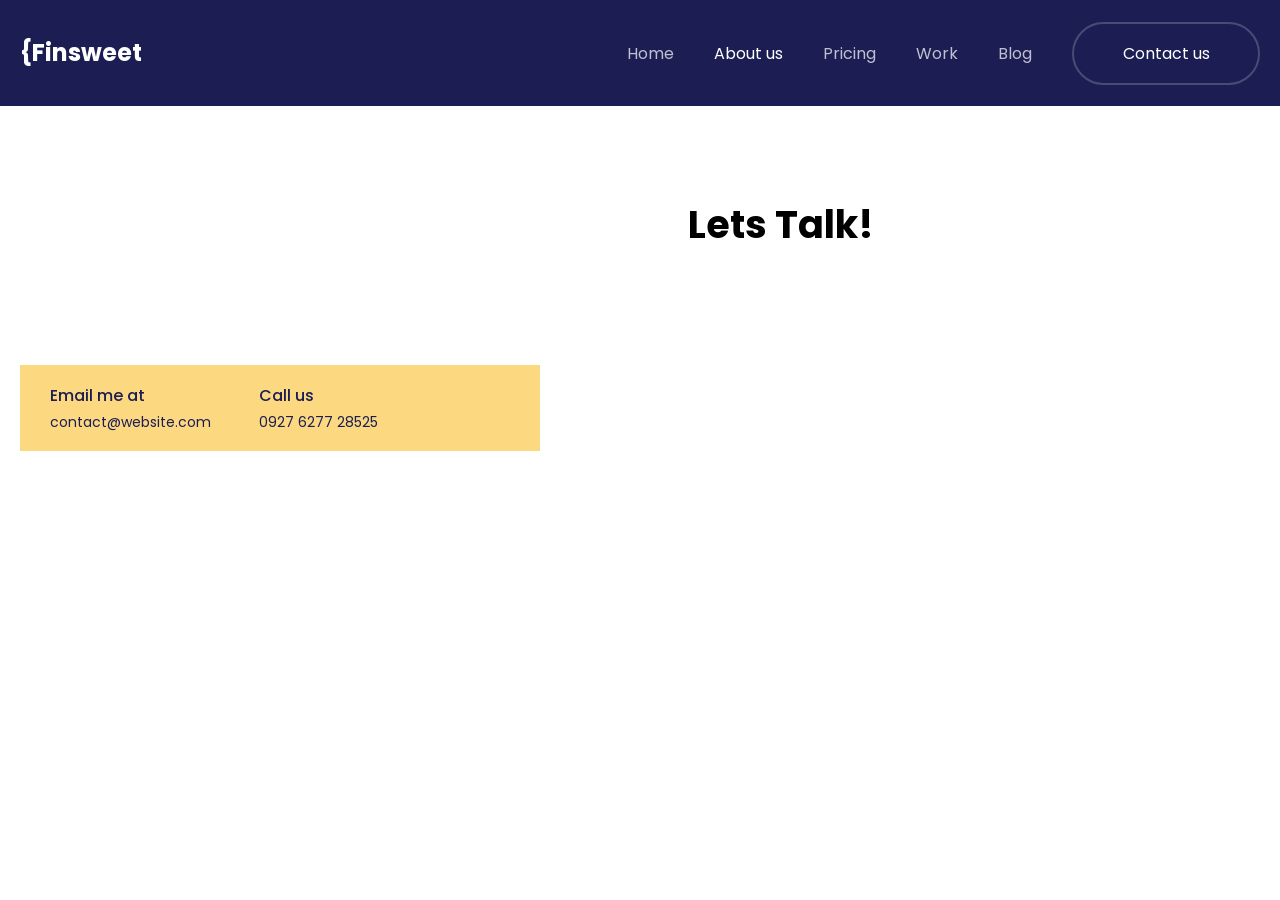
<file: pages/about.html>
<!DOCTYPE html>
<html lang="en">
<head>
    <meta charset="UTF-8">
    <meta name="viewport" content="width=device-width, initial-scale=1.0">
    <title>About</title>
    <link rel="preconnect" href="https://fonts.googleapis.com">
    <link rel="preconnect" href="https://fonts.gstatic.com" crossorigin>
    <link href="https://fonts.googleapis.com/css2?family=Poppins:wght@400;500;600;700&display=swap" rel="stylesheet">
    <link rel="stylesheet" href="../sass/style.css">
    <script src="../js/main.js" defer></script>
</head>
<body>
    <header class="site-header">
        <div class="container header-inner">
            <a class="site-logo" href="../index.html" aria-label="Finsweet home">{Finsweet</a>
            <button class="header-menu-toggle" type="button" aria-expanded="false" aria-controls="site-navigation"><span>Menu</span></button>
            <nav class="header-nav" id="site-navigation" aria-label="Main navigation">
                <a href="../index.html">Home</a>
                <a href="about.html" aria-current="page">About us</a>
                <a href="pricing.html">Pricing</a>
                <a href="work.html">Work</a>
                <a href="blog.html">Blog</a>
                <a class="header-contact-link" href="contact.html">Contact us</a>
            </nav>
        </div>
    </header>
    <main class="container"></main>
    <footer class="site-footer">
        <div class="container footer-main">
            <div class="footer-intro">
                <a class="site-logo" href="../index.html">{Finsweet</a>
                <p class="footer-copy">We are always open to discuss your project and improve your online presence.</p>
                <div class="footer-contact-card">
                    <div class="footer-contact-item"><strong>Email me at</strong><a href="mailto:contact@website.com">contact@website.com</a></div>
                    <div class="footer-contact-item"><strong>Call us</strong><a href="tel:092762778525">0927 6277 28525</a></div>
                </div>
            </div>
            <div class="footer-talk">
                <h2>Lets Talk!</h2>
                <p class="footer-copy">We are always open to discuss your project, improve your online presence and help with your UX/UI design challenges.</p>
                <div class="footer-socials" aria-label="Social media">
                    <a href="https://facebook.com">Facebook</a><a href="https://twitter.com">Twitter</a>
                    <a href="https://instagram.com">Instagram</a><a href="https://linkedin.com">LinkedIn</a>
                </div>
            </div>
        </div>
       
    </footer>
</body>
</html>
</file>
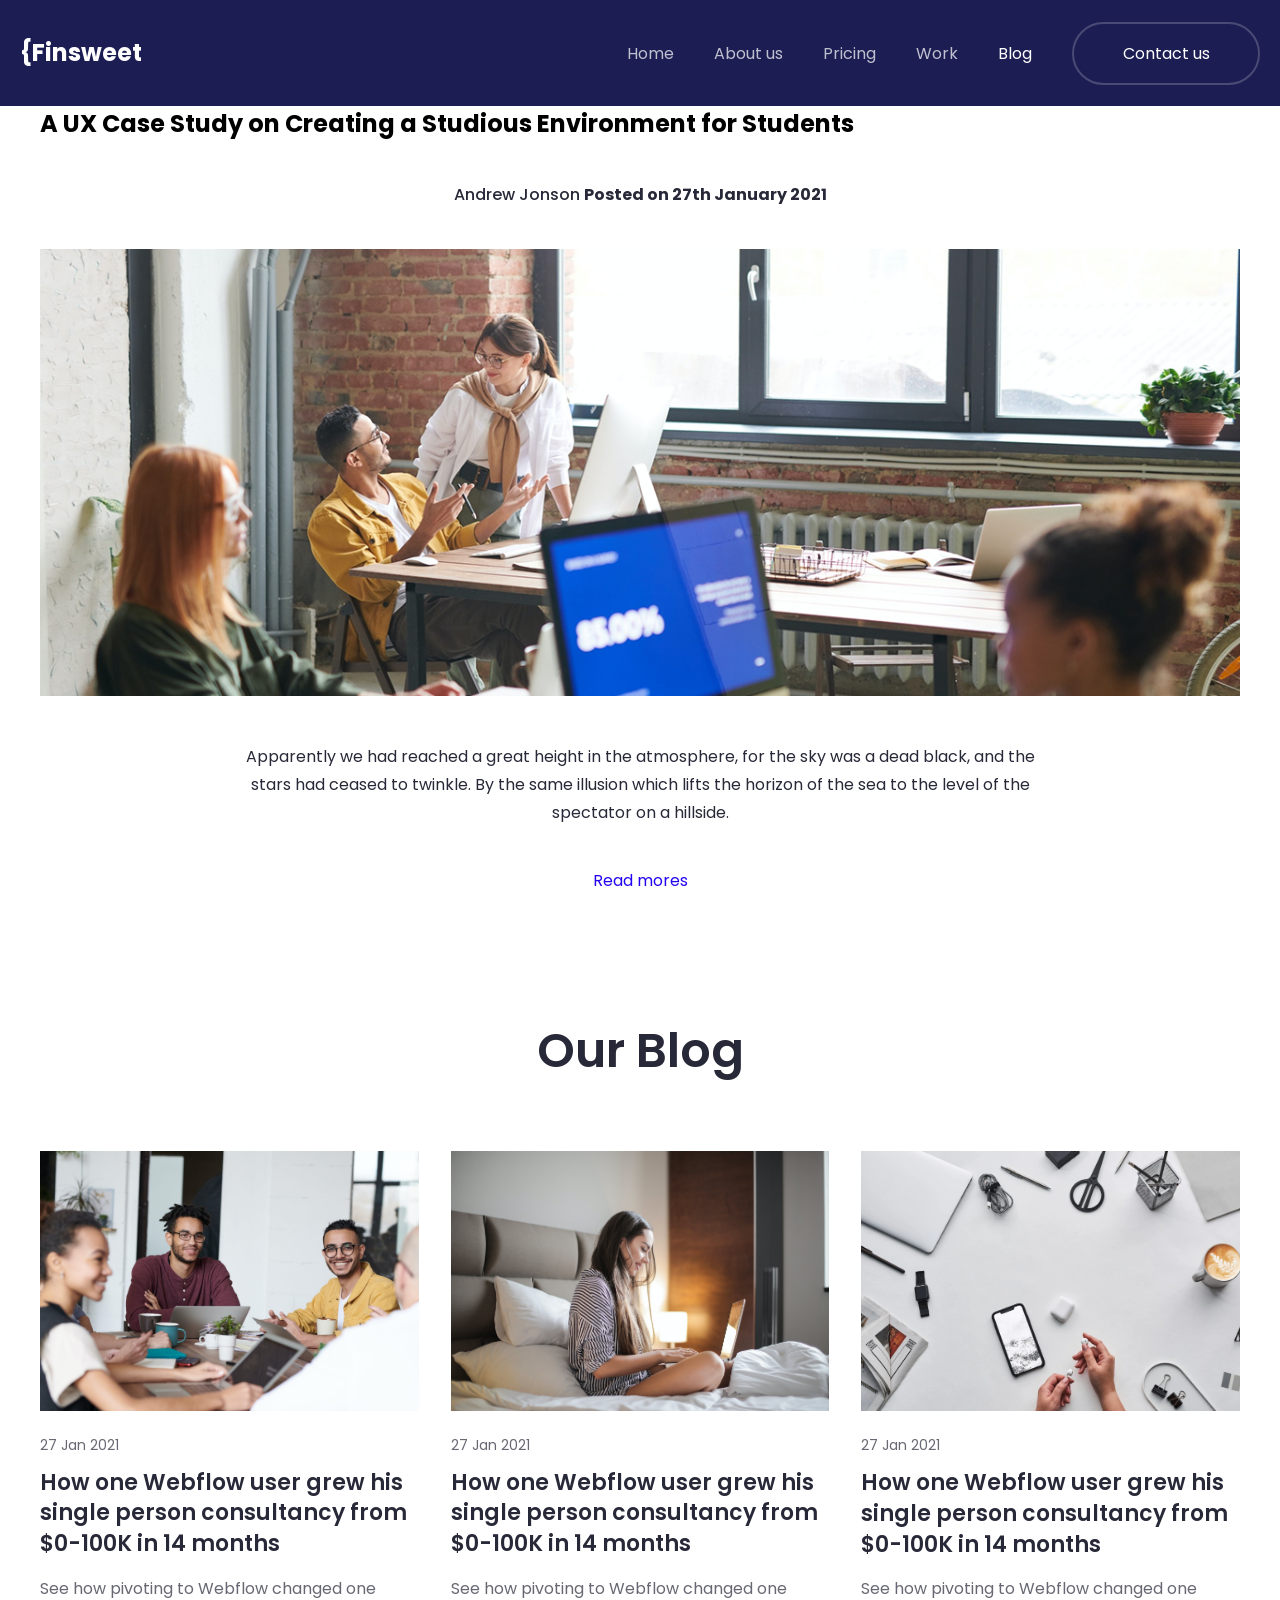
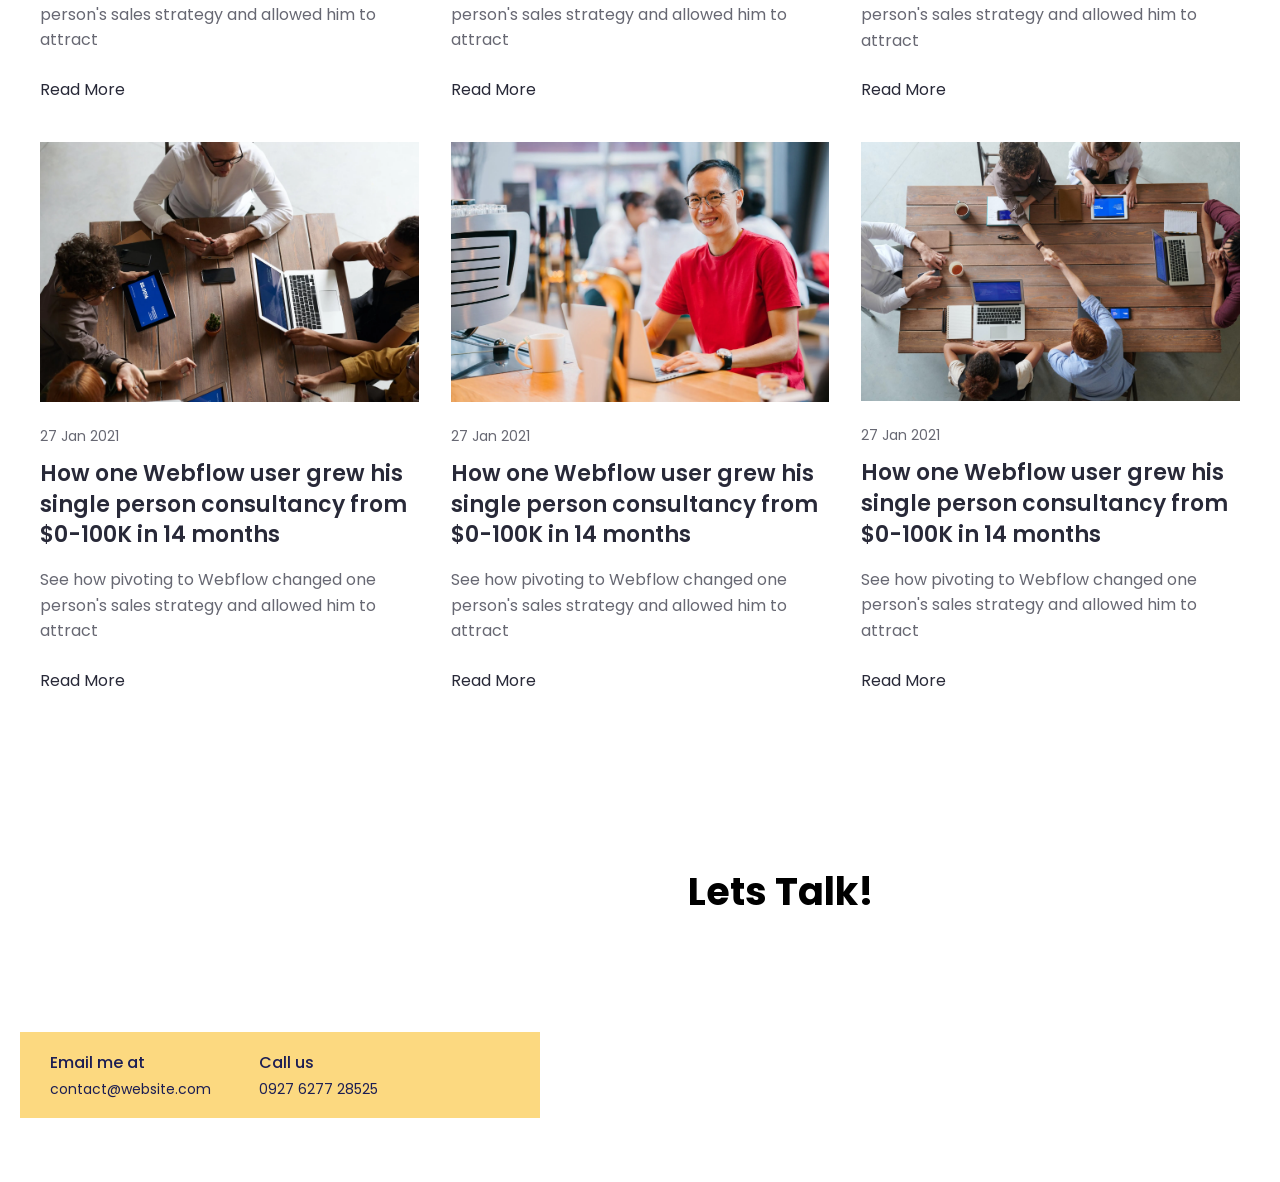
<file: pages/blog.html>
<!doctype html>
<html lang="en">
  <head>
    <meta charset="UTF-8" />
    <meta name="viewport" content="width=device-width, initial-scale=1.0" />
    <title>Blog</title>
    <link rel="preconnect" href="https://fonts.gstatic.com" crossorigin />
    <link
      href="https://fonts.googleapis.com/css2?family=Poppins:wght@400;500;600;700&display=swap"
      rel="stylesheet"
    />
    <link rel="stylesheet" href="../sass/style.css" />
    <script src="../js/main.js" defer></script>
  </head>
  <body>
    <header class="site-header">
      <div class="container header-inner">
        <a class="site-logo" href="../index.html" aria-label="Finsweet home"
          >{Finsweet</a
        >
        <button
          class="header-menu-toggle"
          type="button"
          aria-expanded="false"
          aria-controls="site-navigation"
        >
          <span>Menu</span>
        </button>
        <nav
          class="header-nav"
          id="site-navigation"
          aria-label="Main navigation"
        >
          <a href="../index.html">Home</a><a href="about.html">About us</a
          ><a href="pricing.html">Pricing</a> <a href="work.html">Work</a
          ><a href="blog.html" aria-current="page">Blog</a>
          <a class="header-contact-link" href="contact.html">Contact us</a>
        </nav>
      </div>
    </header>
    <main class="container">
      <section class="first container">
        <div class="first-sc">
          <h1>
            A UX Case Study on Creating a Studious Environment for Students
          </h1>
          <p>Andrew Jonson <b> Posted on 27th January 2021</b></p>
          <img src="../images/blog1.png" alt="" />
          <p class="first-p">
            Apparently we had reached a great height in the atmosphere, for the
            sky was a dead black, and the stars had ceased to twinkle. By the
            same illusion which lifts the horizon of the sea to the level of the
            spectator on a hillside.
          </p>
          <a href="">Read mores</a>
        </div>
      </section>
      <section class="blog">
        <div class="container">
          <h2 class="blog-title">Our Blog</h2>

          <div class="blog-grid">
            <!-- Card 1 -->
            <div class="blog-card">
              <div class="blog-card-image">
                <img src="../images/blog2.png" alt="Blog post image" />
              </div>
              <div class="blog-card-content">
                <span class="blog-card-date">27 Jan 2021</span>
                <h3 class="blog-card-heading">
                  How one Webflow user grew his single person consultancy from
                  $0-100K in 14 months
                </h3>
                <p class="blog-card-text">
                  See how pivoting to Webflow changed one person's sales
                  strategy and allowed him to attract
                </p>

                <a class="blog-link" href="">Read More</a>
              </div>
            </div>

            <!-- Card 2 -->
            <div class="blog-card">
              <div class="blog-card-image">
                <img src="../images/blog3.png" alt="Blog post image" />
              </div>
              <div class="blog-card-content">
                <span class="blog-card-date">27 Jan 2021</span>
                <h3 class="blog-card-heading">
                  How one Webflow user grew his single person consultancy from
                  $0-100K in 14 months
                </h3>
                <p class="blog-card-text">
                  See how pivoting to Webflow changed one person's sales
                  strategy and allowed him to attract
                </p>
                <a class="blog-link" href="">Read More</a>
              </div>
            </div>

            <!-- Card 3 -->
            <div class="blog-card">
              <div class="blog-card-image">
                <img src="../images/blog4.png" alt="Blog post image" />
              </div>
              <div class="blog-card-content">
                <span class="blog-card-date">27 Jan 2021</span>
                <h3 class="blog-card-heading">
                  How one Webflow user grew his single person consultancy from
                  $0-100K in 14 months
                </h3>
                <p class="blog-card-text">
                  See how pivoting to Webflow changed one person's sales
                  strategy and allowed him to attract
                </p>
                <a class="blog-link" href="">Read More</a>
              </div>
            </div>

            <!-- Card 4 -->
            <div class="blog-card">
              <div class="blog-card-image">
                <img src="../images/blog5.png" alt="Blog post image" />
              </div>
              <div class="blog-card-content">
                <span class="blog-card-date">27 Jan 2021</span>
                <h3 class="blog-card-heading">
                  How one Webflow user grew his single person consultancy from
                  $0-100K in 14 months
                </h3>
                <p class="blog-card-text">
                  See how pivoting to Webflow changed one person's sales
                  strategy and allowed him to attract
                </p>
                <a class="blog-link" href="">Read More</a>
              </div>
            </div>

            <!-- Card 5 -->
            <div class="blog-card">
              <div class="blog-card-image">
                <img src="../images/blog6.png" alt="Blog post image" />
              </div>
              <div class="blog-card-content">
                <span class="blog-card-date">27 Jan 2021</span>
                <h3 class="blog-card-heading">
                  How one Webflow user grew his single person consultancy from
                  $0-100K in 14 months
                </h3>
                <p class="blog-card-text">
                  See how pivoting to Webflow changed one person's sales
                  strategy and allowed him to attract
                </p>
                <a class="blog-link" href="">Read More</a>
              </div>
            </div>

            <!-- Card 6 -->
            <div class="blog-card">
              <div class="blog-card-image">
                <img src="../images/blog7.png" alt="Blog post image" />
              </div>
              <div class="blog-card-content">
                <span class="blog-card-date">27 Jan 2021</span>
                <h3 class="blog-card-heading">
                  How one Webflow user grew his single person consultancy from
                  $0-100K in 14 months
                </h3>
                <p class="blog-card-text">
                  See how pivoting to Webflow changed one person's sales
                  strategy and allowed him to attract
                </p>
                <a class="blog-link" href="">Read More</a>
              </div>
            </div>
          </div>
        </div>
      </section>
    </main>
    <footer class="site-footer">
      <div class="container footer-main">
        <div class="footer-intro">
          <a class="site-logo" href="../index.html">{Finsweet</a>
          <p class="footer-copy">
            We are always open to discuss your project and improve your online
            presence.
          </p>
          <div class="footer-contact-card">
            <div class="footer-contact-item">
              <strong>Email me at</strong
              ><a href="mailto:contact@website.com">contact@website.com</a>
            </div>
            <div class="footer-contact-item">
              <strong>Call us</strong
              ><a href="tel:092762778525">0927 6277 28525</a>
            </div>
          </div>
        </div>
        <div class="footer-talk">
          <h2>Lets Talk!</h2>
          <p class="footer-copy">
            We are always open to discuss your project, improve your online
            presence and help with your UX/UI design challenges.
          </p>
          <div class="footer-socials" aria-label="Social media">
            <a href="https://facebook.com">Facebook</a
            ><a href="https://twitter.com">Twitter</a>
            <a href="https://instagram.com">Instagram</a
            ><a href="https://linkedin.com">LinkedIn</a>
          </div>
        </div>
      </div>
    </footer>
  </body>
</html>
</file>
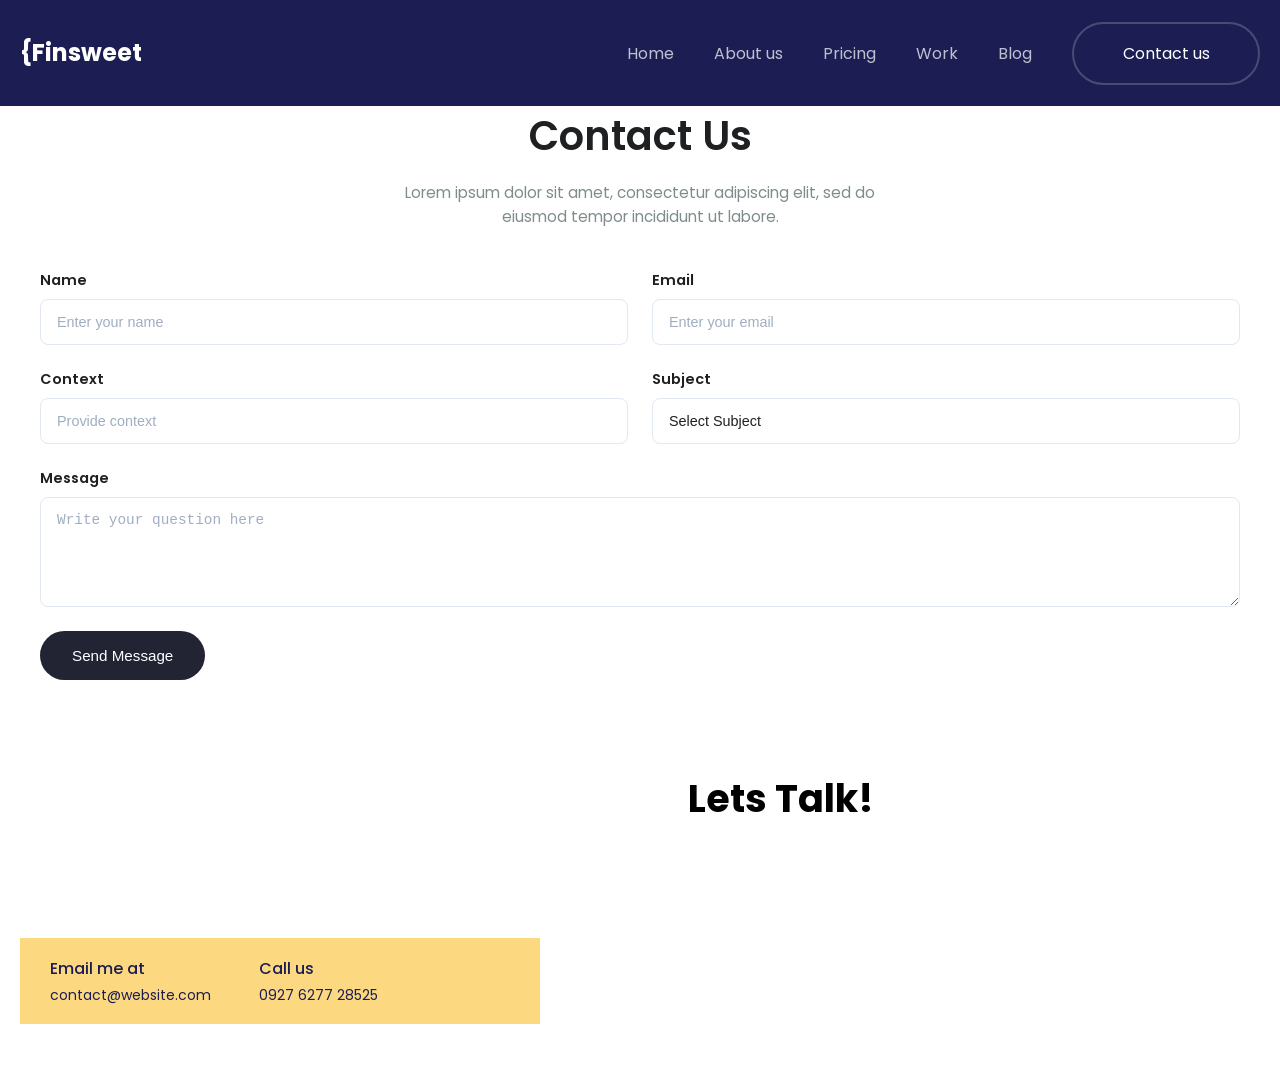
<file: pages/contact.html>
<!DOCTYPE html>
<html lang="en">
<head>
    <meta charset="UTF-8">
    <meta name="viewport" content="width=device-width, initial-scale=1.0">
    <title>Contact</title>
    <link rel="preconnect" href="https://fonts.gstatic.com" crossorigin>
    <link href="https://fonts.googleapis.com/css2?family=Poppins:wght@400;500;600;700&display=swap" rel="stylesheet">
    <link rel="stylesheet" href="../sass/style.css">
    <script src="../js/main.js" defer></script>
</head>
<body>
    <header class="site-header">
        <div class="container header-inner">
            <a class="site-logo" href="../index.html" aria-label="Finsweet home">{Finsweet</a>
            <button class="header-menu-toggle" type="button" aria-expanded="false" aria-controls="site-navigation"><span>Menu</span></button>
            <nav class="header-nav" id="site-navigation" aria-label="Main navigation">
                <a href="../index.html">Home</a><a href="about.html">About us</a><a href="pricing.html">Pricing</a>
                <a href="work.html">Work</a><a href="blog.html">Blog</a>
                <a class="header-contact-link" href="contact.html" aria-current="page">Contact us</a>
            </nav>
        </div>
    </header>       
    <main class="container">
    <section class="home">
        <div class="container">
      <section class="contact-section">
    <div class="contact-header">
      <h1>Contact Us</h1>
      <p>Lorem ipsum dolor sit amet, consectetur adipiscing elit, sed do eiusmod tempor incididunt ut labore.</p>
    </div>

    <div class="contact-card">
      <form class="contact-form">
        
        <div class="form-row">
          <div class="form-group">
            <label for="name">Name</label>
            <input type="text" id="name" placeholder="Enter your name" required>
          </div>
          
          <div class="form-group">
            <label for="email">Email</label>
            <input type="email" id="email" placeholder="Enter your email" required>
          </div>
        </div>

        <div class="form-row">
          <div class="form-group">
            <label for="context">Context</label>
            <input type="text" id="context" placeholder="Provide context">
          </div>
          
          <div class="form-group">
            <label for="subject">Subject</label>
            <select id="subject">
              <option value="" disabled selected>Select Subject</option>
              <option value="support">Support</option>
              <option value="sales">Sales</option>
              <option value="other">Other</option>
            </select>
          </div>
        </div>

        <div class="form-group full-width">
          <label for="message">Message</label>
          <textarea id="message" rows="5" placeholder="Write your question here" required></textarea>
        </div>

        <button type="submit" class="btn-submit">Send Message</button>

      </form>
    </div>
  </section>
      


        </div>
    </section>





        


    </main>
    <footer class="site-footer">
        <div class="container footer-main">
            <div class="footer-intro">
                <a class="site-logo" href="../index.html">{Finsweet</a>
                <p class="footer-copy">We are always open to discuss your project and improve your online presence.</p>
                <div class="footer-contact-card">
                    <div class="footer-contact-item"><strong>Email me at</strong><a href="mailto:contact@website.com">contact@website.com</a></div>
                    <div class="footer-contact-item"><strong>Call us</strong><a href="tel:092762778525">0927 6277 28525</a></div>
                </div>
            </div>
            <div class="footer-talk">
                <h2>Lets Talk!</h2>
                <p class="footer-copy">We are always open to discuss your project, improve your online presence and help with your UX/UI design challenges.</p>
                <div class="footer-socials" aria-label="Social media">
                    <a href="https://facebook.com">Facebook</a><a href="https://twitter.com">Twitter</a>
                    <a href="https://instagram.com">Instagram</a><a href="https://linkedin.com">LinkedIn</a>
                </div>
            </div>
        </div>
        
    </footer>
</body>
</html>
</file>
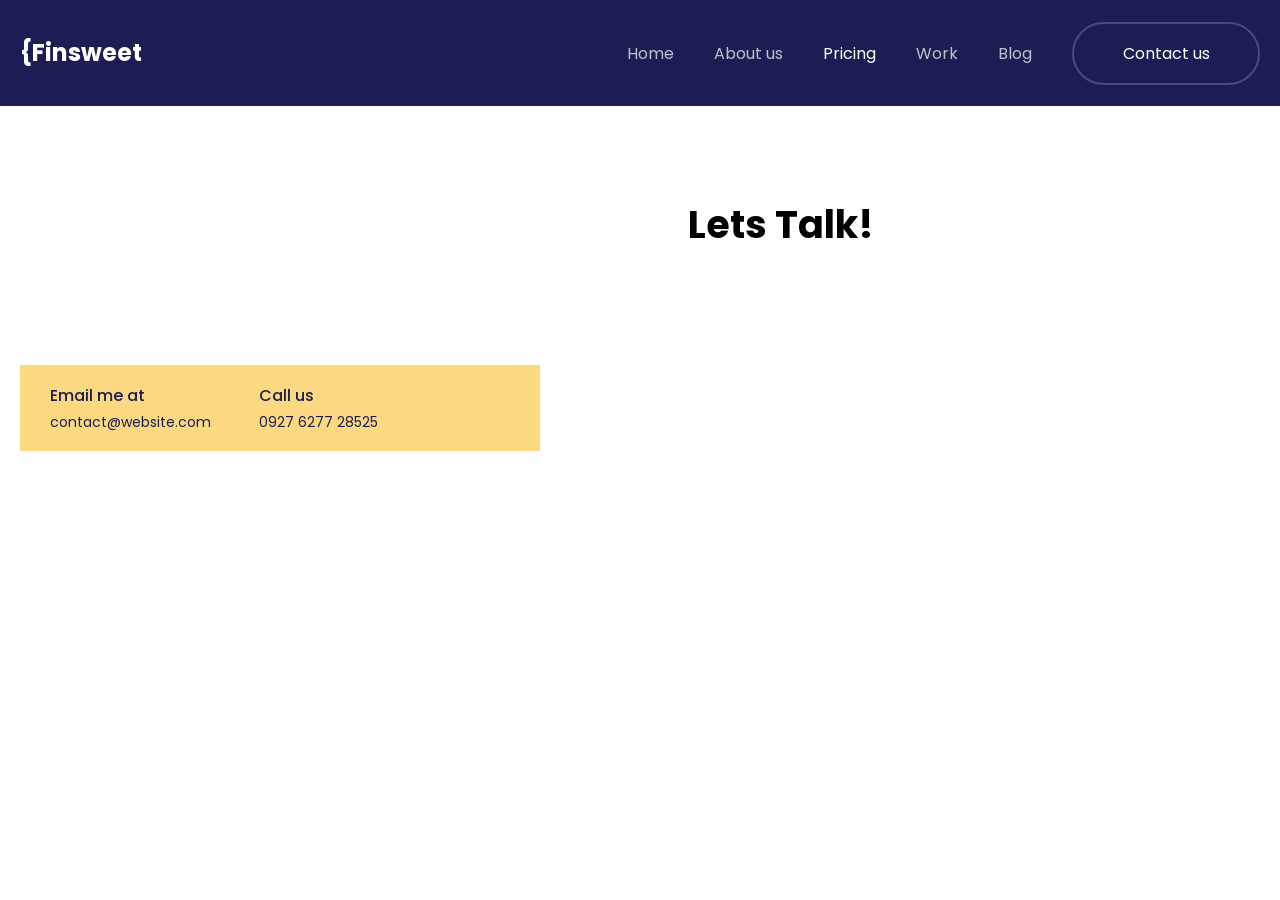
<file: pages/pricing.html>
<!DOCTYPE html>
<html lang="en">
<head>
    <meta charset="UTF-8">
    <meta name="viewport" content="width=device-width, initial-scale=1.0">
    <title>Pricing</title>
    <link rel="preconnect" href="https://fonts.gstatic.com" crossorigin>
    <link href="https://fonts.googleapis.com/css2?family=Poppins:wght@400;500;600;700&display=swap" rel="stylesheet">
    <link rel="stylesheet" href="../sass/style.css">
    <script src="../js/main.js" defer></script>
</head>
<body>
    <header class="site-header">
        <div class="container header-inner">
            <a class="site-logo" href="../index.html" aria-label="Finsweet home">{Finsweet</a>
            <button class="header-menu-toggle" type="button" aria-expanded="false" aria-controls="site-navigation"><span>Menu</span></button>
            <nav class="header-nav" id="site-navigation" aria-label="Main navigation">
                <a href="../index.html">Home</a><a href="about.html">About us</a><a href="pricing.html" aria-current="page">Pricing</a>
                <a href="work.html">Work</a><a href="blog.html">Blog</a><a class="header-contact-link" href="contact.html">Contact us</a>
            </nav>
        </div>
    </header>
    <main class="container"></main>
    <footer class="site-footer">
        <div class="container footer-main">
            <div class="footer-intro">
                <a class="site-logo" href="../index.html">{Finsweet</a>
                <p class="footer-copy">We are always open to discuss your project and improve your online presence.</p>
                <div class="footer-contact-card">
                    <div class="footer-contact-item"><strong>Email me at</strong><a href="mailto:contact@website.com">contact@website.com</a></div>
                    <div class="footer-contact-item"><strong>Call us</strong><a href="tel:092762778525">0927 6277 28525</a></div>
                </div>
            </div>
            <div class="footer-talk">
                <h2>Lets Talk!</h2>
                <p class="footer-copy">We are always open to discuss your project, improve your online presence and help with your UX/UI design challenges.</p>
                <div class="footer-socials" aria-label="Social media">
                    <a href="https://facebook.com">Facebook</a><a href="https://twitter.com">Twitter</a>
                    <a href="https://instagram.com">Instagram</a><a href="https://linkedin.com">LinkedIn</a>
                </div>
            </div>
        </div>
       
    </footer>
</body>
</html>
</file>
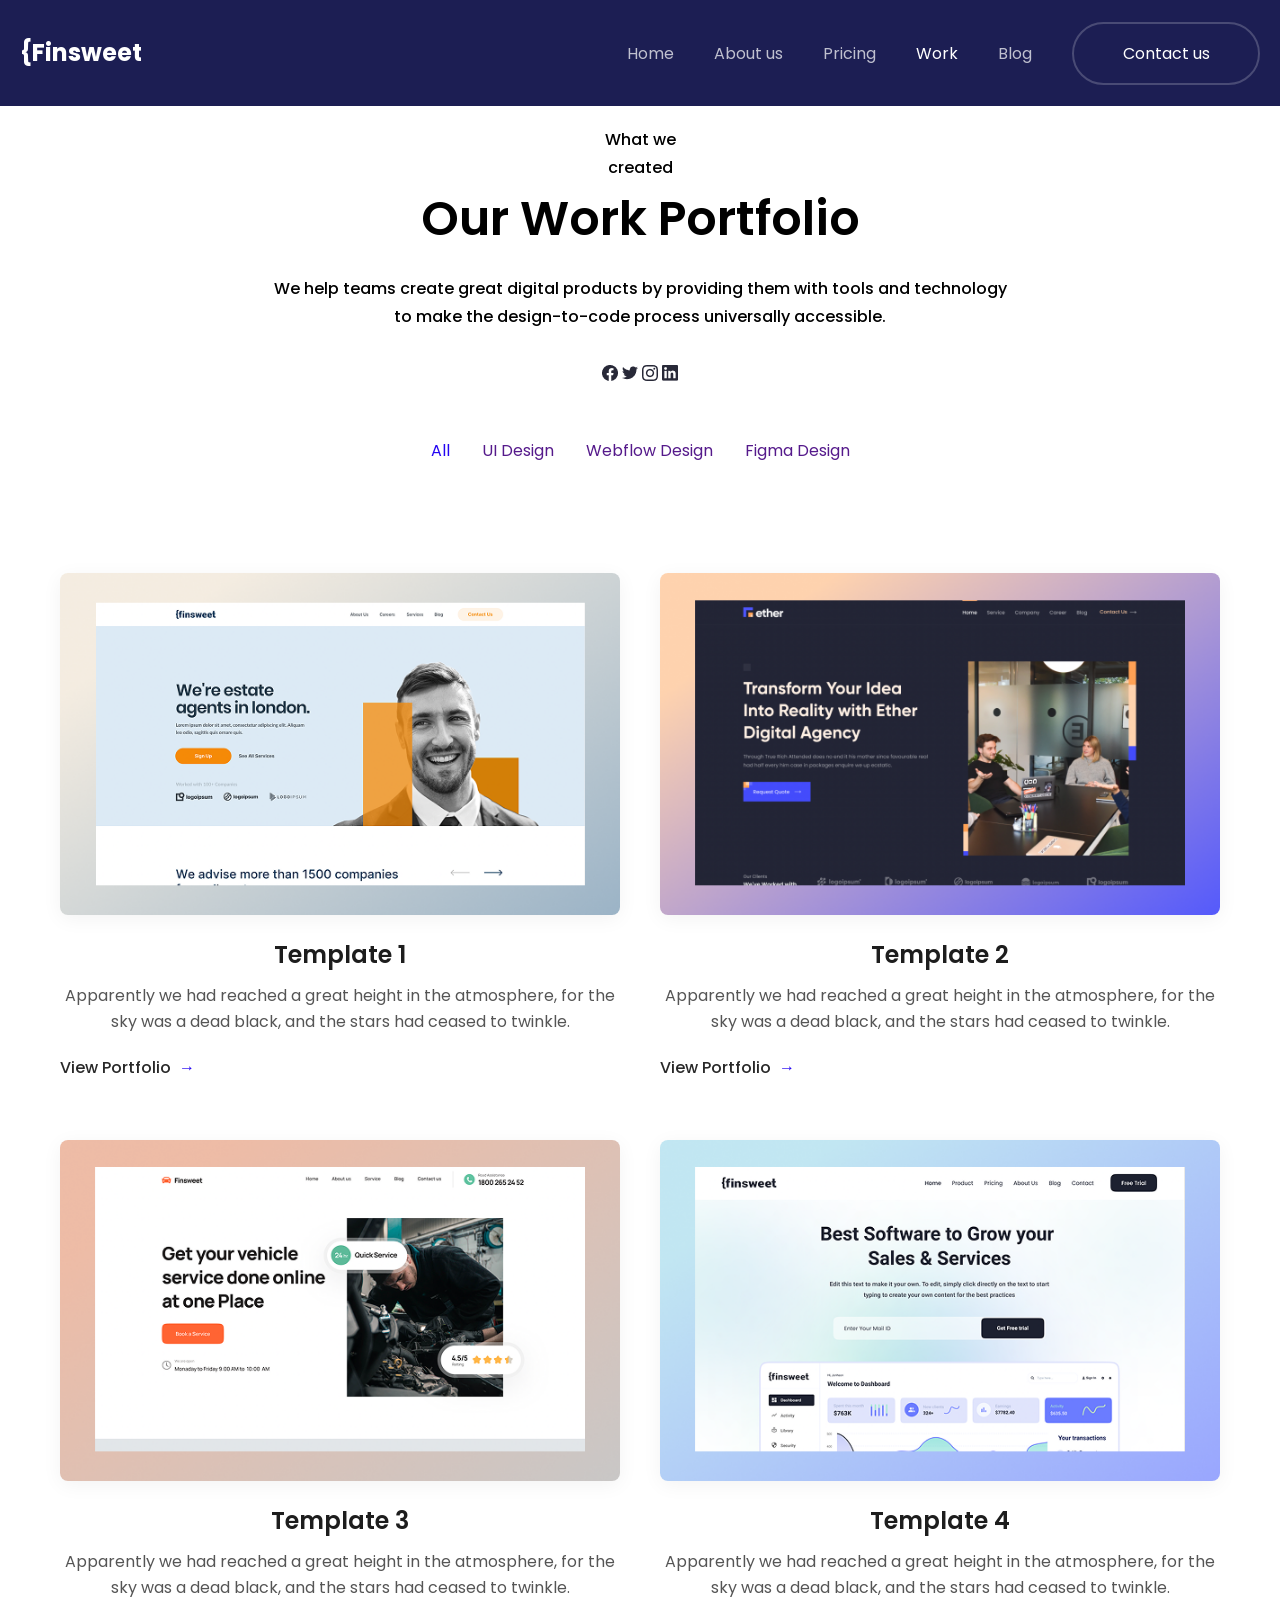
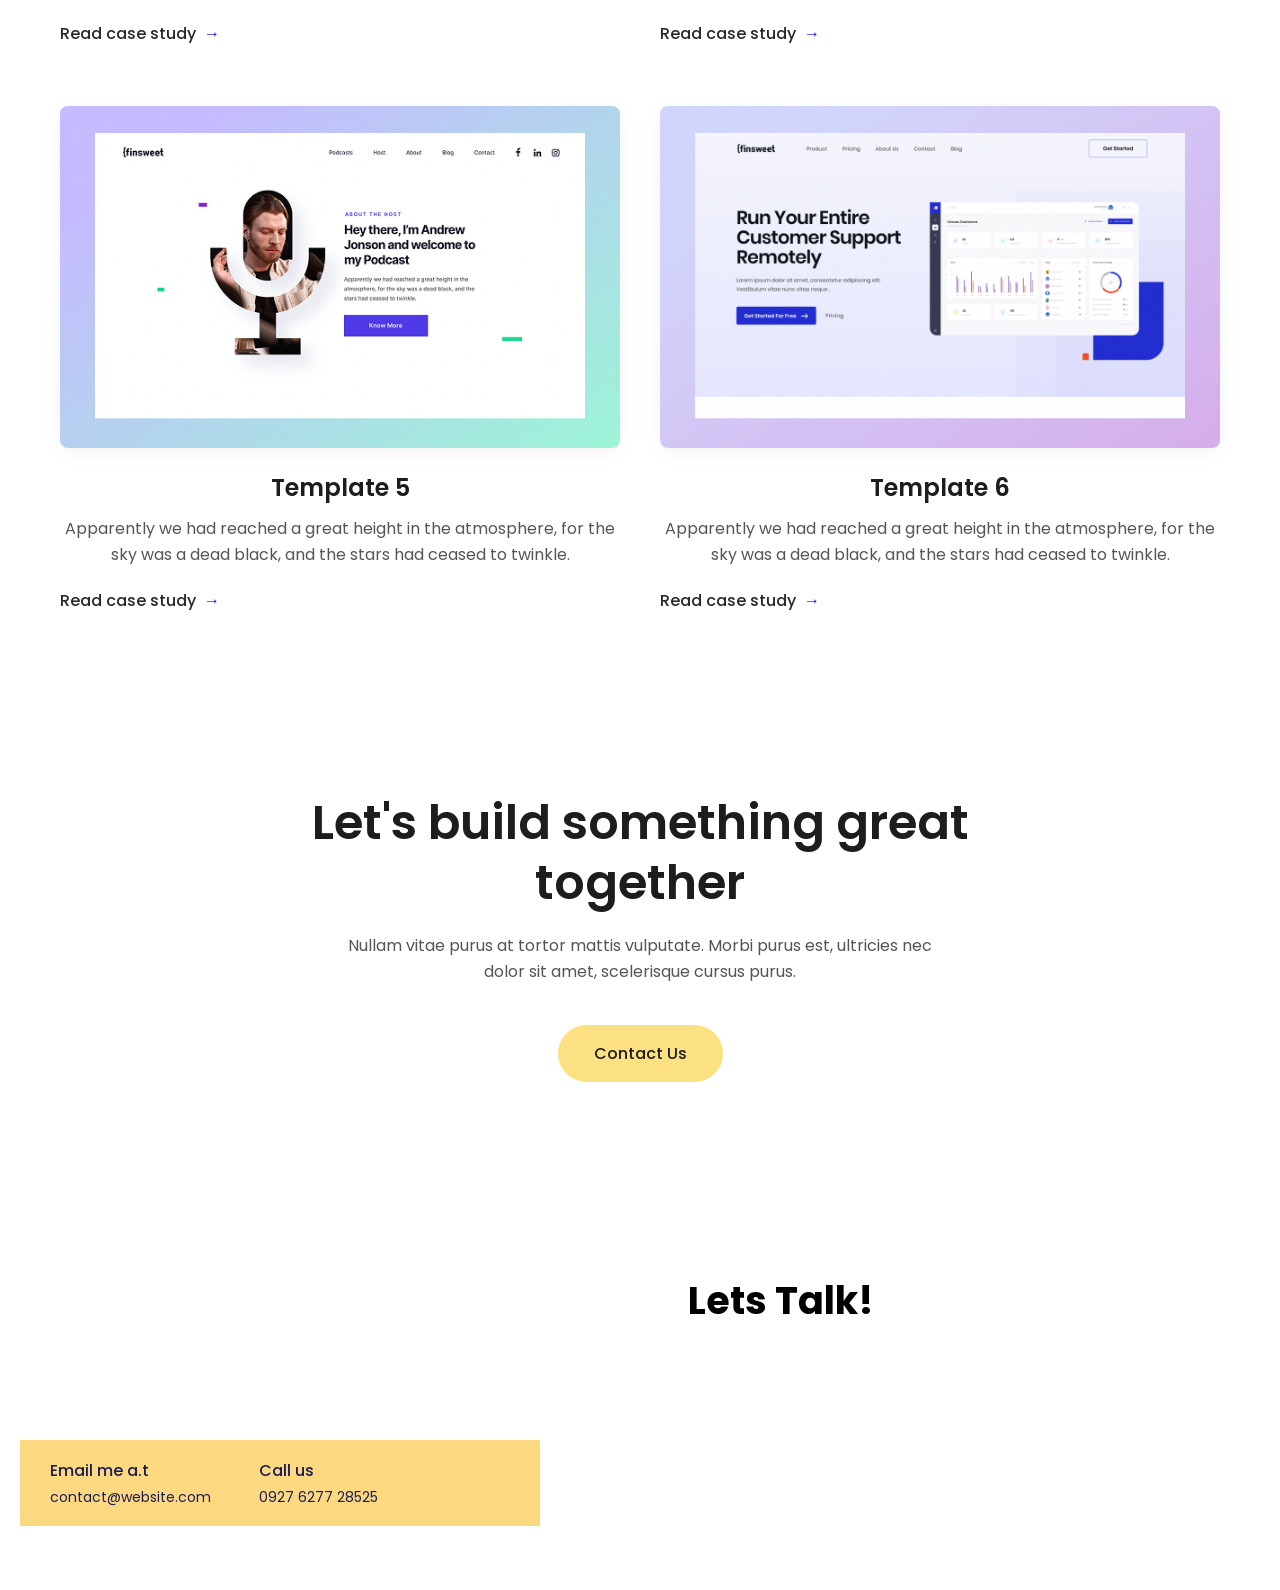
<file: pages/work.html>
<!doctype html>
<html lang="en">
  <head>
    <meta charset="UTF-8" />
    <meta name="viewport" content="width=device-width, initial-scale=1.0" />
    <title>Work</title>
    <link rel="preconnect" href="https://fonts.gstatic.com" crossorigin />
    <link
      href="https://fonts.googleapis.com/css2?family=Poppins:wght@400;500;600;700&display=swap"
      rel="stylesheet"
    />
    <link rel="stylesheet" href="../sass/style.css" />
    <script src="../js/main.js" defer></script>
  </head>
  <body>
    <header class="site-header">
      <div class="container header-inner">
        <a class="site-logo" href="../index.html" aria-label="Finsweet home"
          >{Finsweet</a
        >
        <button
          class="header-menu-toggle"
          type="button"
          aria-expanded="false"
          aria-controls="site-navigation"
        >
          <span>Menu</span>
        </button>
        <nav
          class="header-nav"
          id="site-navigation"
          aria-label="Main navigation"
        >
          <a href="../index.html">Home</a><a href="about.html">About us</a
          ><a href="pricing.html">Pricing</a>
          <a href="work.html" aria-current="page">Work</a
          ><a href="blog.html">Blog</a
          ><a class="header-contact-link" href="contact.html">Contact us</a>
        </nav>
      </div>
    </header>
    <main class="container">
      <section class="work">
        <h4 class="work-parent">What we created</h4>
        <h1 class="work-child">Our Work Portfolio</h1>
        <p class="work-grandchild">
          We help teams create great digital products by providing them with
          tools and technology to make the design-to-code process universally
          accessible.
        </p>
        <div class="enthernet">
          <a href=""><img src="../images/facebook.png" alt="facebook" /></a>
          <a href=""><img src="../images/twitter.png" alt="twitter" /></a>
          <a href=""><img src="../images/instagram.png" alt="instagram" /></a>
          <a href=""><img src="../images/linkedn.png" alt="linkedn" /></a>
        </div>
        <div class="gold">
          <ul class="list">
            <li>
              <a href=""><span>All</span></a>
            </li>
            <li><a href="">UI Design</a></li>
            <li><a href="">Webflow Design</a></li>
            <li><a href="">Figma Design</a></li>
          </ul>
        </div>
        <section class="portfolio-section">
          <div class="container">
            <div class="portfolio-grid">
              <!-- Template 1 -->
              <div class="portfolio-card">
                <div class="card-image">
                  <img src="../images/template1.png" alt="template 1" />
                </div>
                <div class="card-content">
                  <h3 class="card-title">Template 1</h3>
                  <p class="card-description">
                    Apparently we had reached a great height in the atmosphere,
                    for the sky was a dead black, and the stars had ceased to
                    twinkle.
                  </p>
                  <a href="#" class="card-link">
                    View Portfolio
                    <span class="arrow">&rarr;</span>
                  </a>
                </div>
              </div>

              <!-- Template 2 -->
              <div class="portfolio-card">
                <div class="card-image">
                  <img src="../images/template2.png" alt="template 2" />
                </div>
                <div class="card-content">
                  <h3 class="card-title">Template 2</h3>
                  <p class="card-description">
                    Apparently we had reached a great height in the atmosphere,
                    for the sky was a dead black, and the stars had ceased to
                    twinkle.
                  </p>
                  <a href="#" class="card-link">
                    View Portfolio
                    <span class="arrow">&rarr;</span>
                  </a>
                </div>
              </div>

              <!-- Template 3 -->
              <div class="portfolio-card">
                <div class="card-image">
                  <img src="../images/template3.png" alt="template 3" />
                </div>
                <div class="card-content">
                  <h3 class="card-title">Template 3</h3>
                  <p class="card-description">
                    Apparently we had reached a great height in the atmosphere,
                    for the sky was a dead black, and the stars had ceased to
                    twinkle.
                  </p>
                  <a href="#" class="card-link">
                    Read case study
                    <span class="arrow">&rarr;</span>
                  </a>
                </div>
              </div>

              <!-- Template 4 -->
              <div class="portfolio-card">
                <div class="card-image">
                  <img src="../images/template4.png" alt="Template 4" />
                </div>
                <div class="card-content">
                  <h3 class="card-title">Template 4</h3>
                  <p class="card-description">
                    Apparently we had reached a great height in the atmosphere,
                    for the sky was a dead black, and the stars had ceased to
                    twinkle.
                  </p>
                  <a href="#" class="card-link">
                    Read case study
                    <span class="arrow">&rarr;</span>
                  </a>
                </div>
              </div>

              <!-- Template 5 -->
              <div class="portfolio-card">
                <div class="card-image">
                  <img src="../images/template5.png" alt="template 5" />
                </div>
                <div class="card-content">
                  <h3 class="card-title">Template 5</h3>
                  <p class="card-description">
                    Apparently we had reached a great height in the atmosphere,
                    for the sky was a dead black, and the stars had ceased to
                    twinkle.
                  </p>
                  <a href="#" class="card-link">
                    Read case study
                    <span class="arrow">&rarr;</span>
                  </a>
                </div>
              </div>

              <!-- Template 6 -->
              <div class="portfolio-card">
                <div class="card-image">
                  <img src="../images/template6.png" alt="template 6" />
                </div>
                <div class="card-content">
                  <h3 class="card-title">Template 6</h3>
                  <p class="card-description">
                    Apparently we had reached a great height in the atmosphere,
                    for the sky was a dead black, and the stars had ceased to
                    twinkle.
                  </p>
                  <a href="#" class="card-link">
                    Read case study
                    <span class="arrow">&rarr;</span>
                  </a>
                </div>
              </div>
            </div>
          </div>
        </section>
        <div class="cta-section">
          <div class="container">
            <div class="cta-content">
              <h2 class="cta-title">Let's build something great together</h2>
              <p class="cta-description">
                Nullam vitae purus at tortor mattis vulputate. Morbi purus est,
                ultricies nec dolor sit amet, scelerisque cursus purus.
              </p>
              <a href="contact.html" class="cta-button">Contact Us</a>
            </div>
          </div>
        </div>
      </section>
    </main>
    <footer class="site-footer">
      <div class="container footer-main">
        <div class="footer-intro">
          <a class="site-logo" href="../index.html">{Finsweet</a>
          <p class="footer-copy">
            We are always open to discuss your project and improve your online
            presence.
          </p>
          <div class="footer-contact-card">
            <div class="footer-contact-item">
              <strong>Email me a.t</strong
              ><a href="mailto:contact@website.com">contact@website.com</a>
            </div>
            <div class="footer-contact-item">
              <strong>Call us</strong
              ><a href="tel:092762778525">0927 6277 28525</a>
            </div>
          </div>
        </div>
        <div class="footer-talk">
          <h2>Lets Talk!</h2>
          <p class="footer-copy">
            We are always open to discuss your project, improve your online
            presence and help with your UX/UI design challenges.
          </p>
          <div class="footer-socials" aria-label="Social media">
            <a href="https://facebook.com">Facebook</a
            ><a href="https://twitter.com">Twitter</a>
            <a href="https://instagram.com">Instagram</a
            ><a href="https://linkedin.com">LinkedIn</a>
          </div>
        </div>
      </div>
    </footer>
  </body>
</html>
</file>
<file: sass/style.css>
<<<<<<< HEAD
.first-sc h1 {
  max-width: 949px;
  font-family: Poppins;
  font-weight: 600;
  font-size: 48px;
  leading-trim: NONE;
  line-height: 64px;
  letter-spacing: 0%;
  text-align: center;
  color: #282938;
  margin: 0px auto;
  padding-top: 40px;
}
.first-sc p {
  font-family: Poppins;
  font-weight: 500;
  font-size: 16px;
  leading-trim: NONE;
  line-height: 28px;
  letter-spacing: 0%;
  text-align: center;
  color: #282938;
  margin: 0px auto;
  padding-top: 40px;
  padding-bottom: 40px;
}
.first-sc .first-p {
  max-width: 831px;
  font-family: Poppins;
  font-weight: 400;
  font-size: 16px;
  leading-trim: NONE;
  line-height: 28px;
  letter-spacing: 0%;
  text-align: center;
  color: #282938;
  margin: 0px auto;
  padding-top: 40px;
}
.first-sc a {
  display: block;
  font-family: Poppins;
  font-weight: 400;
  font-size: 16px;
  leading-trim: NONE;
  line-height: 28px;
  letter-spacing: 0%;
  text-align: center;
  color: #2405f2;
  margin: 0px auto;
  text-decoration: none;
  padding-bottom: 40px;
}
.first-sc img {
  width: 100%;
}

.blog {
  padding: 80px 0;
}
.blog .blog-title {
  font-size: 48px;
  font-weight: 600;
  text-align: center;
  margin-bottom: 64px;
  color: #282938;
}
@media (max-width: 768px) {
  .blog .blog-title {
    font-size: 36px;
    margin-bottom: 40px;
  }
}
.blog .blog-grid {
  display: grid;
  grid-template-columns: repeat(3, 1fr);
  gap: 40px 32px;
}
@media (max-width: 992px) {
  .blog .blog-grid {
    grid-template-columns: repeat(2, 1fr);
    gap: 30px 20px;
  }
}
@media (max-width: 600px) {
  .blog .blog-grid {
    grid-template-columns: 1fr;
  }
}

.blog-card {
  display: flex;
  flex-direction: column;
  background-color: #fff;
}
.blog-card .blog-card-image {
  max-width: 500px;
  width: 100%;
}
.blog-card .blog-card-image img {
  width: 100%;
  height: 100%;
  -o-object-fit: cover;
     object-fit: cover;
  transition: transform 0.3s ease;
}
.blog-card .blog-card-content {
  padding-top: 24px;
  display: flex;
  flex-direction: column;
}
.blog-card .blog-card-date {
  display: block;
  font-size: 14px;
  color: #282938;
  opacity: 0.7;
  margin-bottom: 12px;
}
.blog-card .blog-card-heading {
  font-size: 22px;
  font-weight: 600;
  line-height: 1.4;
  color: #282938;
  margin-bottom: 16px;
}
@media (max-width: 768px) {
  .blog-card .blog-card-heading {
    font-size: 18px;
  }
}
.blog-card .blog-card-text {
  font-size: 16px;
  line-height: 1.6;
  color: #282938;
  opacity: 0.7;
  margin-bottom: 24px;
}
.blog-card .blog-link {
  display: inline-block;
  font-family: "Poppins", sans-serif;
  font-size: 16px;
  font-weight: 400;
  color: #282938;
  text-decoration: none;
}

* {
  margin: 0px;
  padding: 0px;
  box-sizing: border-box;
}

=======
.contact-section {
  width: 100%;
  max-width: 850px;
  margin-left: auto;
  margin-right: auto;
}
.contact-section .contact-header {
  text-align: center;
  margin-bottom: 40px;
}
.contact-section .contact-header h1 {
  font-size: 2.5rem;
  color: #1e2022;
  margin-bottom: 15px;
  font-weight: 600;
  margin-left: auto;
  margin-right: auto;
}
.contact-section .contact-header p {
  color: #7f8c8d;
  font-size: 0.95rem;
  max-width: 500px;
  margin: 0 auto;
  line-height: 1.6;
}

.contact-form {
  display: flex;
  flex-direction: column;
  gap: 24px;
}
.contact-form .form-row {
  display: flex;
  gap: 24px;
  width: 100%;
}
@media (max-width: 600px) {
  .contact-form .form-row {
    flex-direction: column;
  }
}
.contact-form .form-group {
  flex: 1;
  display: flex;
  flex-direction: column;
  gap: 8px;
}
.contact-form .form-group label {
  font-size: 0.9rem;
  font-weight: 600;
  color: #1e2022;
}
.contact-form .form-group input, .contact-form .form-group select, .contact-form .form-group textarea {
  width: 100%;
  padding: 14px 16px;
  border: 1px solid #e2e8f0;
  border-radius: 8px;
  background-color: #ffffff;
  font-size: 0.9rem;
  color: #1e2022;
  outline: none;
  transition: border-color 0.2s ease;
}
.contact-form .form-group input::-moz-placeholder, .contact-form .form-group select::-moz-placeholder, .contact-form .form-group textarea::-moz-placeholder {
  color: #a0aec0;
}
.contact-form .form-group input::placeholder, .contact-form .form-group select::placeholder, .contact-form .form-group textarea::placeholder {
  color: #a0aec0;
}
.contact-form .form-group input:focus, .contact-form .form-group select:focus, .contact-form .form-group textarea:focus {
  border-color: rgb(158.7727272727, 178.6818181818, 205.2272727273);
}
.contact-form .form-group select {
  -webkit-appearance: none;
     -moz-appearance: none;
          appearance: none;
  background-image: url("data:image/svg+xml;utf8,<svg xmlns='http://w3.org' width='24' height='24' viewBox='0 0 24 24' fill='none' stroke='%23a0aec0' stroke-width='2' stroke-linecap='round' stroke-linejoin='round'><polyline points='6 9 12 15 18 9'></polyline></svg>");
  background-repeat: no-repeat;
  background-position: right 16px center;
  background-size: 16px;
}
.contact-form .form-group textarea {
  resize: vertical;
}

.btn-submit {
  background-color: #222333;
  color: #ffffff;
  border: none;
  padding: 16px 32px;
  font-size: 0.95rem;
  font-weight: 500;
  border-radius: 30px;
  cursor: pointer;
  align-self: flex-start;
  transition: background-color 0.2s ease;
}
.btn-submit:hover {
  background-color: #32344a;
}
@media (max-width: 600px) {
  .btn-submit {
    width: 100%;
    align-self: center;
    letter-spacing: 0;
  }
}

>>>>>>> 07943cb34ffdb6a0203b5955267de2032222f19d
.site-footer {
  background-color: #1c1e53;
  color: #fff;
}

.footer-main {
  display: grid;
  grid-template-columns: minmax(0, 1fr) minmax(0, 1fr);
  gap: 96px;
  padding-top: 96px;
  padding-bottom: 64px;
}

.footer-intro,
.footer-talk {
  max-width: 520px;
}

.footer-copy {
  max-width: 400px;
  margin-top: 18px;
  color: rgba(255, 255, 255, 0.72);
  font-size: 14px;
  line-height: 1.7;
}

.footer-talk h2 {
  font-size: 38px;
  line-height: 1.2;
}

.footer-contact-card {
  display: flex;
  gap: 48px;
  margin-top: 68px;
  padding: 18px 30px;
  background-color: #fcd980;
  color: #1c1e53;
}

.footer-contact-item {
  display: flex;
  flex-direction: column;
  gap: 4px;
  font-size: 14px;
}

.footer-contact-item strong {
  font-size: 16px;
  font-weight: 500;
}

.footer-contact-item a {
  color: inherit;
  text-decoration: none;
}

.footer-contact-item a:hover {
  text-decoration: underline;
}

.footer-socials {
  display: flex;
  flex-wrap: wrap;
  gap: 20px;
  margin-top: 22px;
}

.footer-socials a {
  color: #fff;
  font-size: 14px;
  text-decoration: none;
}

.footer-socials a:hover {
  text-decoration: underline;
}

.footer-bottom {
  background-color: #fff;
  color: #1c1e53;
}

.footer-bottom-inner {
  min-height: 76px;
  display: flex;
  align-items: center;
  justify-content: space-between;
  gap: 24px;
}

.footer-bottom p {
  font-size: 14px;
}

.footer-links {
  display: flex;
  flex-wrap: wrap;
  gap: 28px;
}

.footer-links a {
  color: inherit;
  font-size: 14px;
  text-decoration: none;
}

.footer-links a:hover {
  text-decoration: underline;
}

@media (max-width: 760px) {
  .footer-main {
    grid-template-columns: 1fr;
    gap: 48px;
    padding-top: 64px;
    padding-bottom: 48px;
  }
  .footer-contact-card {
    flex-wrap: wrap;
    gap: 20px 40px;
    margin-top: 36px;
  }
  .footer-talk h2 {
    font-size: 32px;
  }
  .footer-bottom-inner {
    align-items: flex-start;
    flex-direction: column;
    justify-content: center;
    gap: 12px;
    padding-top: 20px;
    padding-bottom: 20px;
  }
  .footer-links {
    gap: 12px 20px;
  }
}
.container {
  max-width: 1280px;
  margin-left: auto;
  margin-right: auto;
  padding-left: 20px;
  padding-right: 20px;
}

* {
  margin: 0;
  padding: 0;
  box-sizing: border-box;
}

body {
  font-family: "Poppins", sans-serif;
}

.site-header {
  background-color: #1c1e53;
  color: #fff;
}

.header-inner {
  min-height: 106px;
  display: flex;
  align-items: center;
  justify-content: space-between;
  gap: 48px;
}

.site-logo {
  color: #fff;
  font-size: 24px;
  font-weight: 700;
  line-height: 1.2;
  text-decoration: none;
  white-space: nowrap;
}

.header-menu-toggle {
  display: none;
  border: 1px solid rgba(255, 255, 255, 0.45);
  border-radius: 6px;
  background: transparent;
  color: #fff;
  cursor: pointer;
  font: inherit;
  padding: 10px 14px;
}

.header-nav {
  display: flex;
  align-items: center;
  gap: 40px;
}

.header-nav a {
  color: rgba(255, 255, 255, 0.72);
  font-size: 16px;
  text-decoration: none;
  transition: color 160ms ease;
}

.header-nav a:hover,
.header-nav a[aria-current=page] {
  color: #fff;
}

.header-nav .header-contact-link {
  min-width: 188px;
  padding: 17px 28px;
  border: 2px solid rgba(255, 255, 255, 0.2);
  border-radius: 32px;
  color: #fff;
  text-align: center;
}

.header-nav .header-contact-link:hover {
  border-color: rgba(255, 255, 255, 0.65);
}

@media (max-width: 950px) {
  .header-inner {
    min-height: 88px;
    gap: 24px;
  }
  .header-menu-toggle {
    display: inline-flex;
    align-items: center;
    gap: 8px;
    margin-left: auto;
  }
  .header-nav {
    display: none;
    position: absolute;
    z-index: 10;
    top: 88px;
    right: 20px;
    left: 20px;
    flex-direction: column;
    align-items: stretch;
    gap: 0;
    padding: 12px;
    border: 1px solid rgba(255, 255, 255, 0.15);
    border-radius: 8px;
    background-color: #1c1e53;
    box-shadow: 0 12px 24px rgba(0, 0, 0, 0.2);
  }
  .header-nav.is-open {
    display: flex;
  }
  .header-nav a {
    padding: 12px;
  }
  .header-nav .header-contact-link {
    min-width: 0;
    margin-top: 8px;
    padding: 12px;
  }
}
@media (max-width: 480px) {
  .header-inner {
    min-height: 76px;
  }
  .header-nav {
    top: 76px;
  }
}
@media (prefers-reduced-motion: reduce) {
  .header-nav a {
    transition: none;
  }
<<<<<<< HEAD
=======
}
.hero-left h1 {
  font-family: Poppins;
  font-weight: 600;
  font-size: 54px;
  line-height: 74px;
  letter-spacing: 0%;
  color: white;
  padding-top: 125px;
}

.hero-left p {
  font-family: Poppins;
  font-weight: 500;
  font-size: 16px;
  line-height: 28px;
  letter-spacing: 0%;
  color: white;
  margin-top: 24px;
  margin-bottom: 48px;
}

.hero-btn1 {
  width: 230px;
  height: 64px;
  top: 568px;
  left: 160px;
  opacity: 1;
  border-radius: 41px;
  background-color: #FCD980;
  text-align: center;
  border: none;
}

.hero-btn2 {
  width: 230px;
  height: 64px;
  top: 568px;
  left: 160px;
  opacity: 1;
  text-align: center;
  border: none;
  color: white;
  background-color: transparent;
}

.hero-section {
  background-color: #1C1E53;
}

.hero {
  display: flex;
  gap: 70px;
  padding-bottom: 125px;
}

.hero-right {
  padding-top: 125px;
}

.navbar-content h1 {
  font-family: Poppins;
  font-weight: 600;
  font-size: 48px;
  line-height: 64px;
  letter-spacing: 0%;
  color: #282938;
}

.navbar-content a {
  font-family: Poppins;
  font-weight: 500;
  font-size: 16px;
  line-height: 28px;
  letter-spacing: 0%;
  color: #282938;
}

li {
  list-style-type: none;
}

a {
  text-decoration: none;
}

.navbar-content {
  display: flex;
  justify-content: space-between;
  align-items: center;
  padding-top: 57px;
}

.portfolio {
  display: grid;
  grid-template-columns: 2fr 1fr;
  grid-template-rows: repeat(2, 280px);
  gap: 30px;
  max-width: 1250px;
  margin: 50px auto;
  padding: 0 20px;
  padding-bottom: 125px;
}

.project {
  position: relative;
  overflow: hidden;
  background-size: cover;
  background-position: center;
  border-radius: 2px;
  transition: transform 0.3s ease;
}

.project:hover {
  transform: translateY(-5px);
}

.project-main {
  grid-row: span 2;
  background-image: url("/images/home/Card.png");
}

.project-top {
  background-image: url("/images/home/Hover Overlay.png");
}

.project-bottom {
  background-image: url("/images/home/Card(1).png");
}

.overlay {
  position: absolute;
  inset: 0;
  background: linear-gradient(90deg, rgba(35, 42, 96, 0.75), rgba(35, 42, 96, 0.35));
}

.project-info {
  position: absolute;
  left: 35px;
  bottom: 35px;
  z-index: 1;
  color: white;
}

.project-info h2 {
  font-size: 25px;
  line-height: 1.4;
  margin-bottom: 20px;
}

.project-info p {
  font-size: 16px;
  line-height: 1.7;
  margin-bottom: 35px;
}

.project-info a {
  color: #ffd166;
  font-size: 17px;
  text-decoration: none;
}

.project-info a:hover {
  color: white;
}

@media (max-width: 700px) {
  .portfolio {
    grid-template-columns: 1fr;
    grid-template-rows: 380px 250px 250px;
    gap: 20px;
    margin: 20px auto;
  }
  .project-main {
    grid-row: auto;
  }
  .project-info {
    left: 20px;
    bottom: 20px;
  }
  .project-info h2 {
    font-size: 21px;
  }
}
.banefits {
  background-color: #F4F6FC;
}

.benefits {
  display: grid;
  grid-template-columns: repeat(3, minmax(0, 1fr));
  gap: 24px 32px;
  padding: 40px 3.4%;
}

.benefit-card {
  background: #ffffff;
  padding: 42px 46px;
  min-height: 308px;
  transition: transform 0.3s ease, box-shadow 0.3s ease;
}

.benefit-card:hover {
  transform: translateY(-5px);
  box-shadow: 0 12px 30px rgba(30, 30, 80, 0.08);
}

.icon {
  color: #2405f2;
  font-size: 35px;
  height: 50px;
  display: flex;
  align-items: flex-start;
  margin-bottom: 20px;
  font-weight: 600;
}

.ruler {
  font-size: 35px;
}

.invisible {
  visibility: hidden;
}

.benefit-card h2 {
  color: #282938;
  font-size: 23px;
  font-weight: 500;
  line-height: 1.4;
  margin-bottom: 16px;
}

.benefit-card p {
  color: #696a75;
  font-size: 15.5px;
  font-weight: 400;
  line-height: 1.75;
}

@media (max-width: 1000px) {
  .benefits {
    grid-template-columns: repeat(2, minmax(0, 1fr));
    gap: 24px;
    padding: 30px 4%;
  }
  .benefit-card {
    padding: 32px;
  }
}
@media (max-width: 600px) {
  .benefits {
    grid-template-columns: 1fr;
    gap: 20px;
    padding: 20px;
  }
  .benefit-card {
    min-height: auto;
    padding: 30px;
  }
  .benefit-card h2 {
    font-size: 21px;
  }
  .benefit-card p {
    font-size: 15px;
  }
}
.benefits-content p {
  font-family: Poppins;
  font-weight: 500;
  font-size: 16px;
  line-height: 28px;
  letter-spacing: 0%;
  text-align: center;
  color: #282938;
  padding-top: 128px;
}

.benefits-content h1 {
  font-family: Poppins;
  font-weight: 600;
  font-size: 48px;
  line-height: 64px;
  letter-spacing: 0%;
  text-align: center;
  color: #282938;
}

.benefits {
  padding-bottom: 128px;
}

.hero10 {
  display: flex;
  gap: 110px;
}

.vice11 {
  display: flex;
  gap: 10px;
}

.left10 h2 {
  font-family: Poppins;
  font-weight: 600;
  font-size: 38px;
  line-height: 56px;
  letter-spacing: 0%;
  color: #282938;
  max-width: 327px;
}

.left10 p {
  font-family: Poppins;
  font-weight: 400;
  font-size: 16px;
  line-height: 28px;
  letter-spacing: 0%;
  color: #282938;
  margin-top: 16px;
}

.right10 h2 {
  font-family: Poppins;
  font-weight: 500;
  font-size: 32px;
  line-height: 48px;
  letter-spacing: 0%;
  color: #282938;
  max-width: 843px;
  margin-bottom: 48px;
}

.vice11 h4 {
  font-family: Poppins;
  font-weight: 400;
  font-size: 18px;
  line-height: 32px;
  letter-spacing: 0%;
  color: #282938;
}

.vice {
  font-family: Poppins;
  font-weight: 400;
  font-size: 12px;
  line-height: 28px;
  letter-spacing: 0%;
  color: #282938;
}

.hero10 {
  padding-top: 128px;
  padding-bottom: 128px;
}

.hero-left,
.hero-right,
.left10,
.right10 {
  min-width: 0;
}

.hero-left,
.hero-right {
  flex: 1 1 0;
}

.hero-right {
  display: flex;
  justify-content: center;
}

.hero-right img,
.icon img,
.vice11 img {
  display: block;
  max-width: 100%;
  height: auto;
}

.hero-btns {
  display: flex;
  flex-wrap: wrap;
  gap: 12px;
}

.hero-btn1,
.hero-btn2 {
  flex: 0 1 230px;
  max-width: 100%;
  font: inherit;
  cursor: pointer;
}

.navbar-content {
  gap: 20px;
}

.navbar-content h1 {
  font-size: clamp(32px, 4vw, 48px);
  line-height: 1.25;
}

.benefits-content {
  padding-right: 20px;
  padding-left: 20px;
}

.benefits-content h1 {
  font-size: clamp(34px, 5vw, 48px);
  line-height: 1.3;
}

.left10 {
  flex: 0 1 32%;
}

.right10 {
  flex: 1 1 0;
}

.vice11 {
  align-items: center;
}

@media (max-width: 1100px) {
  .hero {
    gap: 40px;
  }
  .hero-left h1 {
    font-size: clamp(40px, 5.2vw, 54px);
    line-height: 1.2;
    padding-top: 90px;
  }
  .hero-right {
    padding-top: 90px;
  }
  .hero10 {
    gap: 48px;
  }
}
@media (max-width: 900px) {
  .hero {
    gap: 32px;
  }
  .hero-left h1 {
    font-size: clamp(36px, 5vw, 46px);
  }
  .navbar-content h1 {
    font-size: 38px;
  }
  .hero10 {
    flex-direction: column;
    gap: 32px;
    padding-top: 88px;
    padding-bottom: 88px;
  }
  .left10,
  .right10 {
    flex: 1 1 auto;
    width: 100%;
  }
  .left10 h2 {
    max-width: 600px;
    font-size: 34px;
    line-height: 1.3;
  }
  .right10 h2 {
    font-size: 28px;
    line-height: 1.5;
    margin-bottom: 32px;
  }
}
@media (max-width: 700px) {
  .hero {
    flex-direction: column;
    align-items: stretch;
    gap: 24px;
    padding-bottom: 64px;
  }
  .hero-left h1 {
    padding-top: 64px;
    font-size: clamp(36px, 8vw, 48px);
    line-height: 1.2;
  }
  .hero-left h1 br,
  .hero-left p br,
  .benefits-content h1 br {
    display: none;
  }
  .hero-left p {
    max-width: 560px;
    margin-top: 20px;
    margin-bottom: 28px;
  }
  .hero-right {
    width: 100%;
    padding-top: 0;
  }
  .hero-right img {
    width: 100%;
    max-width: 520px;
  }
  .navbar-content {
    align-items: flex-start;
    padding-top: 48px;
  }
  .navbar-content h1 {
    font-size: 32px;
  }
  .portfolio {
    padding-bottom: 64px;
  }
  .benefits-content p {
    padding-top: 80px;
  }
  .benefits-content h1 {
    font-size: clamp(32px, 6vw, 40px);
  }
  .hero10 {
    padding-top: 72px;
    padding-bottom: 72px;
  }
}
@media (max-width: 480px) {
  .hero-left h1 {
    padding-top: 48px;
    font-size: 36px;
  }
  .hero-btns {
    flex-direction: column;
    align-items: stretch;
  }
  .hero-btn1,
  .hero-btn2 {
    flex: 1 1 auto;
    width: 100%;
    max-width: 320px;
  }
  .navbar-content {
    flex-direction: column;
    gap: 12px;
    padding-top: 40px;
  }
  .navbar-content h1 {
    font-size: 30px;
    line-height: 1.25;
  }
  .portfolio {
    grid-template-rows: minmax(280px, 70vw) minmax(210px, 58vw) minmax(210px, 58vw);
    padding-right: 16px;
    padding-left: 16px;
  }
  .project-info {
    right: 16px;
    left: 16px;
    bottom: 18px;
  }
  .project-info h2 {
    font-size: 20px;
  }
  .project-info p {
    margin-bottom: 20px;
  }
  .benefits-content p {
    padding-top: 64px;
  }
  .benefits-content h1 {
    font-size: 30px;
  }
  .hero10 {
    gap: 28px;
    padding-top: 56px;
    padding-bottom: 56px;
  }
  .left10 h2 {
    font-size: 30px;
  }
  .right10 h2 {
    font-size: 23px;
    line-height: 1.45;
    margin-bottom: 24px;
  }
  .vice11 img {
    width: 52px;
    height: 52px;
    -o-object-fit: cover;
       object-fit: cover;
    border-radius: 50%;
  }
  .vice11 h4 {
    font-size: 16px;
    line-height: 1.5;
  }
}
@media (max-width: 360px) {
  .hero-left h1 {
    font-size: 32px;
  }
  .benefit-card {
    padding: 24px;
  }
  .project-info h2 {
    font-size: 18px;
  }
<<<<<<< HEAD
}
.work {
  text-align: center;
}
.work .work-parent {
  font-family: Poppins;
  font-weight: 500;
  font-size: 16px;
  line-height: 28px;
  text-align: center;
  max-width: 138px;
  margin-left: auto;
  margin-right: auto;
  margin-bottom: 5px;
  margin-top: 20px;
}
.work .work-child {
  font-family: Poppins;
  font-weight: 600;
  font-size: 48px;
  line-height: 64px;
  text-align: center;
  max-width: 504px;
  margin-left: auto;
  margin-right: auto;
  margin-bottom: 24px;
}
.work .work-grandchild {
  font-family: Poppins;
  font-weight: 500;
  font-size: 16px;
  line-height: 28px;
  text-align: center;
  max-width: 733px;
  margin-right: auto;
  margin-left: auto;
  margin-bottom: 32px;
}

.gold ul {
  list-style-type: none;
}
.gold ul li {
  text-decoration: none;
}

.enthernet a {
  gap: 28px;
  color: red;
  margin-bottom: 60px;
}

span {
  color: #2405f2;
}

.list {
  gap: 32px;
  display: flex;
  align-items: center;
  justify-content: center;
  gap: 32px;
  padding: 0;
  padding-top: 50px;
  padding-bottom: 30px;
}

.portfolio-section {
  padding: 80px 0;
  background-color: #ffffff;
}
.portfolio-section .container {
  max-width: 1200px;
  margin: 0 auto;
  padding: 0 20px;
}
.portfolio-section .portfolio-grid {
  display: grid;
  grid-template-columns: repeat(2, 1fr);
  gap: 60px 40px;
}
.portfolio-section .portfolio-card {
  display: flex;
  flex-direction: column;
}
.portfolio-section .portfolio-card .card-image {
  width: 100%;
  border-radius: 8px;
  overflow: hidden;
  margin-bottom: 24px;
  box-shadow: 0 4px 20px rgba(0, 0, 0, 0.05);
}
.portfolio-section .portfolio-card .card-image img {
  width: 100%;
  height: auto;
  display: block;
  -o-object-fit: cover;
     object-fit: cover;
  transition: transform 0.3s ease;
}
.portfolio-section .portfolio-card .card-image img:hover {
  transform: scale(1.02);
}
.portfolio-section .portfolio-card .card-content {
  display: flex;
  flex-direction: column;
}
.portfolio-section .portfolio-card .card-content .card-title {
  font-family: "Poppins", sans-serif;
  font-weight: 600;
  font-size: 24px;
  line-height: 32px;
  color: #1d1d1d;
  margin-bottom: 12px;
}
.portfolio-section .portfolio-card .card-content .card-description {
  font-family: "Poppins", sans-serif;
  font-weight: 400;
  font-size: 16px;
  line-height: 26px;
  color: #555555;
  margin-bottom: 20px;
}
.portfolio-section .portfolio-card .card-content .card-link {
  font-family: "Poppins", sans-serif;
  font-weight: 500;
  font-size: 16px;
  color: #282828;
  text-decoration: none;
  display: inline-flex;
  align-items: center;
  gap: 8px;
  transition: color 0.2s ease;
}
.portfolio-section .portfolio-card .card-content .card-link .arrow {
  transition: transform 0.2s ease;
}
.portfolio-section .portfolio-card .card-content .card-link:hover {
  color: #0066ff;
}
.portfolio-section .portfolio-card .card-content .card-link:hover .arrow {
  transform: translateX(4px);
}

.cta-section {
  padding: 100px 0;
  background-color: #ffffff;
  text-align: center;
}
.cta-section .container {
  max-width: 1200px;
  margin: 0 auto;
  padding: 0 20px;
}
.cta-section .cta-content {
  max-width: 730px;
  margin: 0 auto;
  display: flex;
  flex-direction: column;
  align-items: center;
}
.cta-section .cta-content .cta-title {
  font-family: "Poppins", sans-serif;
  font-weight: 600;
  font-size: 48px;
  line-height: 60px;
  color: #1d1d1d;
  margin-bottom: 20px;
}
.cta-section .cta-content .cta-description {
  font-family: "Poppins", sans-serif;
  font-weight: 400;
  font-size: 16px;
  line-height: 26px;
  color: #555555;
  margin-bottom: 40px;
  max-width: 600px;
}
.cta-section .cta-content .cta-button {
  font-family: "Poppins", sans-serif;
  font-weight: 500;
  font-size: 16px;
  color: #1d1d1d;
  background-color: #fce183;
  padding: 16px 36px;
  border-radius: 30px;
  text-decoration: none;
  transition: background-color 0.3s ease, transform 0.2s ease;
}
.cta-section .cta-content .cta-button:hover {
  background-color: #fbd358;
  transform: translateY(-2px);
}

@media (max-width: 768px) {
  .cta-section {
    padding: 60px 0;
  }
  .cta-section .cta-content .cta-title {
    font-size: 32px;
    line-height: 42px;
    margin-bottom: 16px;
  }
  .cta-section .cta-content .cta-description {
    font-size: 15px;
    line-height: 24px;
    margin-bottom: 30px;
  }
  .cta-section .cta-content .cta-button {
    padding: 14px 28px;
    font-size: 15px;
  }
}
@media (max-width: 480px) {
  .cta-section .cta-content .cta-title {
    font-size: 26px;
    line-height: 34px;
  }
}
@media (max-width: 768px) {
  .portfolio-grid {
    grid-template-columns: 1fr;
  }
=======
>>>>>>> 07943cb34ffdb6a0203b5955267de2032222f19d
>>>>>>> b106a1d8b8cfb1e656f54240e50c2d75c3d2ee8b
}/*# sourceMappingURL=style.css.map */
</file>
